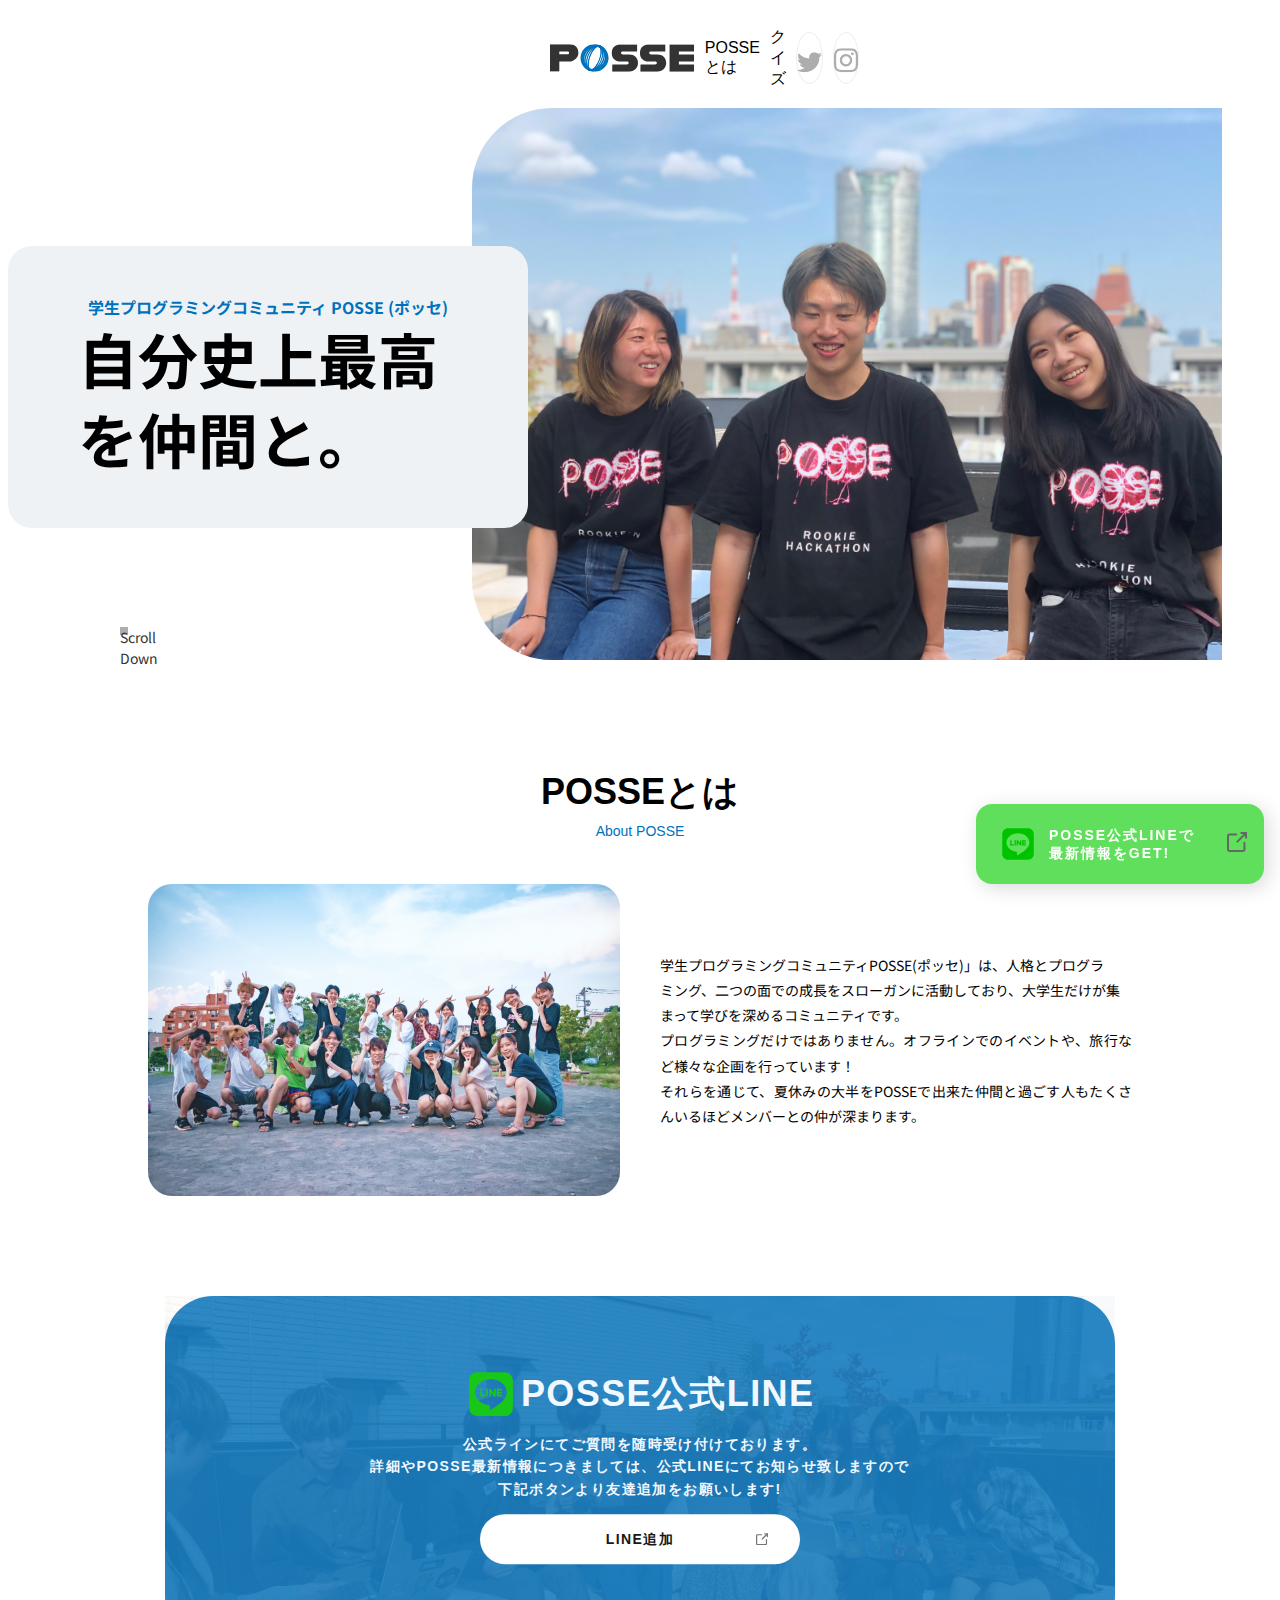
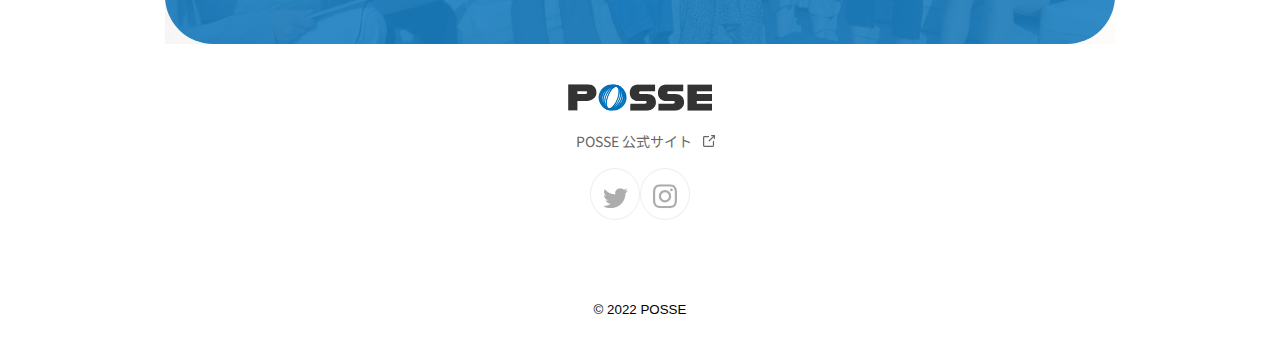
<file: toppage/index.html>
<!DOCTYPE html>
<html lang="ja">

<head>
  <meta charset="UTF-8">
  <meta http-equiv="X-UA-Compatible" content="IE=edge">
  <meta name="viewport" content="width=device-width, initial-scale=1.0">
  <title></title>
  <link rel="stylesheet" href="./style.css">
  <link rel="preconnect" href="https://fonts.googleapis.com">
  <link rel="preconnect" href="https://fonts.gstatic.com" crossorigin>
  <link href="https://fonts.googleapis.com/css2?family=Noto+Sans+JP:wght@100;400&family=Roboto:ital,wght@1,100&display=swap" rel="stylesheet">
  <div class="burner-top">
    <a href="#" class="burner">
      <img class="line-line" src="icon-line.svg">
      <span>
        POSSE公式LINEで<br>最新情報をGET!
      </span>
      <img class="line-link"src="icon-link-gray-dark.svg">
    </a>
  </div> 
</head>

<body>
  <header>
    <div class="headerInner">
      <div class="logo">
        <img src="logo.svg">
      </div>
      <div>
        POSSEとは
      </div>
      <div>
        クイズ
      </div>
      <div class="sns">
        <img src="icon-twitter.svg">
      </div>
      <div class="sns">
        <img src="icon-instagram.svg">
      </div>
    </div>
  </header>

  <main>
    <div class="mainInner">
      <div class="line-pic">
        <p>学生プログラミングコミュニティ POSSE (ポッセ)
        </p>
        <h1>
        自分史上最高<br>を仲間と。
        </h1>
      </div>
      <div>
        <img class="img-hero" src="img-hero.jpg">
      </div>
      <small>
        Scroll Down
      </small>
    </div>

    <section class="about-wrapper">
      <div class="about-title">
        <h2>
          POSSEとは
        </h2>
        <p>
          About POSSE
        </p>
      </div>
      <div class="about-content">
        <div class="about-img">
          <img class="" src="img-about.jpg">
        </div>
        <p class="about-text">
          学生プログラミングコミュニティPOSSE(ポッセ)」は、人格とプログラ<br>ミング、二つの面での成長をスローガンに活動しており、大学生だけが集<br>まって学びを深めるコミュニティです。<br>プログラミングだけではありません。オフラインでのイベントや、旅行など様々な企画を行っています！<br>それらを通じて、夏休みの大半をPOSSEで出来た仲間と過ごす人もたくさんいるほどメンバーとの仲が深まります。
        </p>
      </div>
    </section>

    <div class="line-container">
      <div>
        <img src="bg-line.jpg" class="bg-line" width="984" height="357">
      </div>
      <div class="line-texts">
        <div>
          <img class="icon-line" src="icon-line.svg" width="50" height="50" />
          <span class="text">
            POSSE公式LINE
          </span>
        </div>
        <div>
          <p>
            公式ラインにてご質問を随時受け付けております。<br>詳細やPOSSE最新情報につきましては、公式LINEにてお知らせ致しますので<br>下記ボタンより友達追加をお願いします!
          </p>
        </div>
        <div>
          <a href="#" class="btn">
          <span class="line-add-link">LINE追加</span>
          <img class="line-add-img"src="icon-link-gray-dark.svg" width="12" height="12">
          </a>
        </div> 
      </div>
    </div>
  </main>

<footer>
    <div class="footer">
      <div>
        <img class="link" src="logo.svg" width="225" height="38">
      </div>
      <div class="official-link">
        <p>
          POSSE 公式サイト
        </p>
        <img class="" src="icon-link-gray-dark.svg" width="12" height="12">
      </div>
      <div class="snsInner">
        <div class="sns">
          <img src="icon-twitter.svg">
        </div>
        <div class="sns">
          <img src="icon-instagram.svg">
        </div>
      </div>
    </div>
    </div>
  <div class="footerInner">
    <small>&copy; 2022 POSSE</small>
  </div>
</footer>
</body>



</html>
</file>
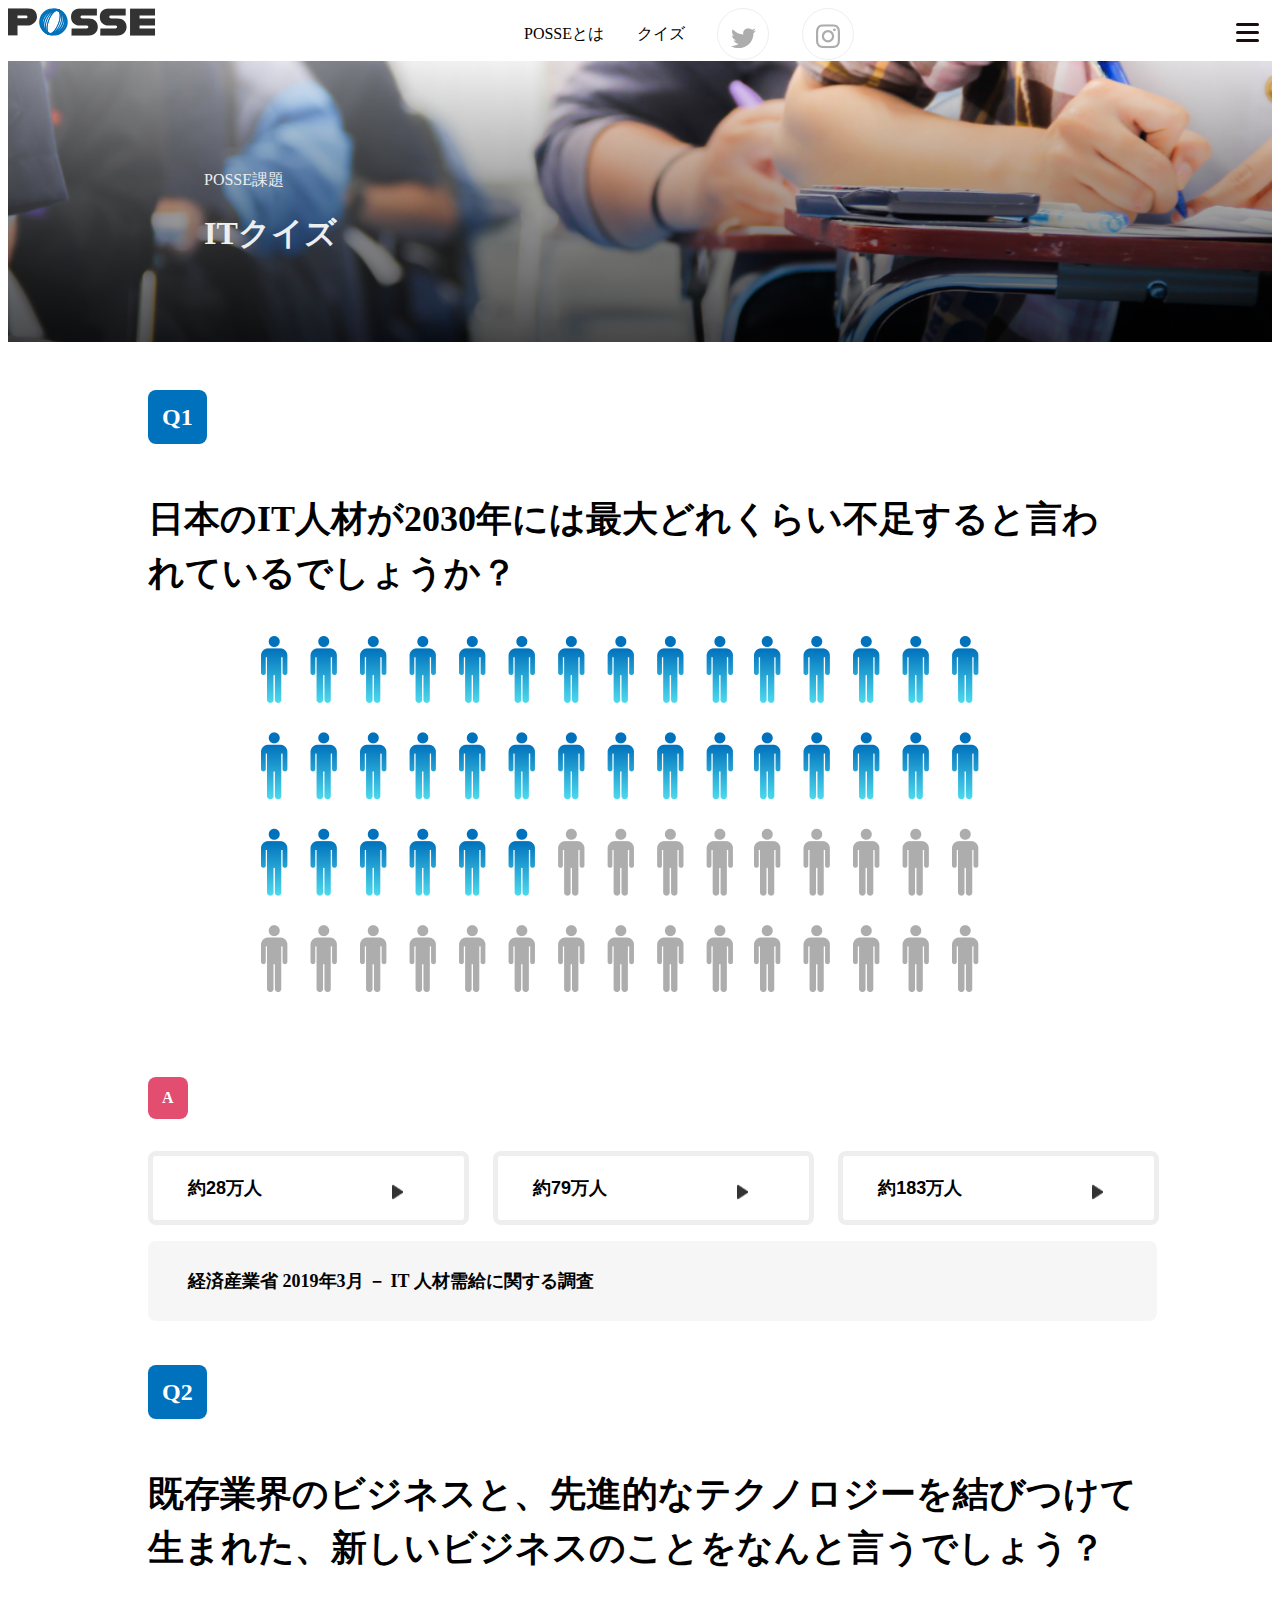
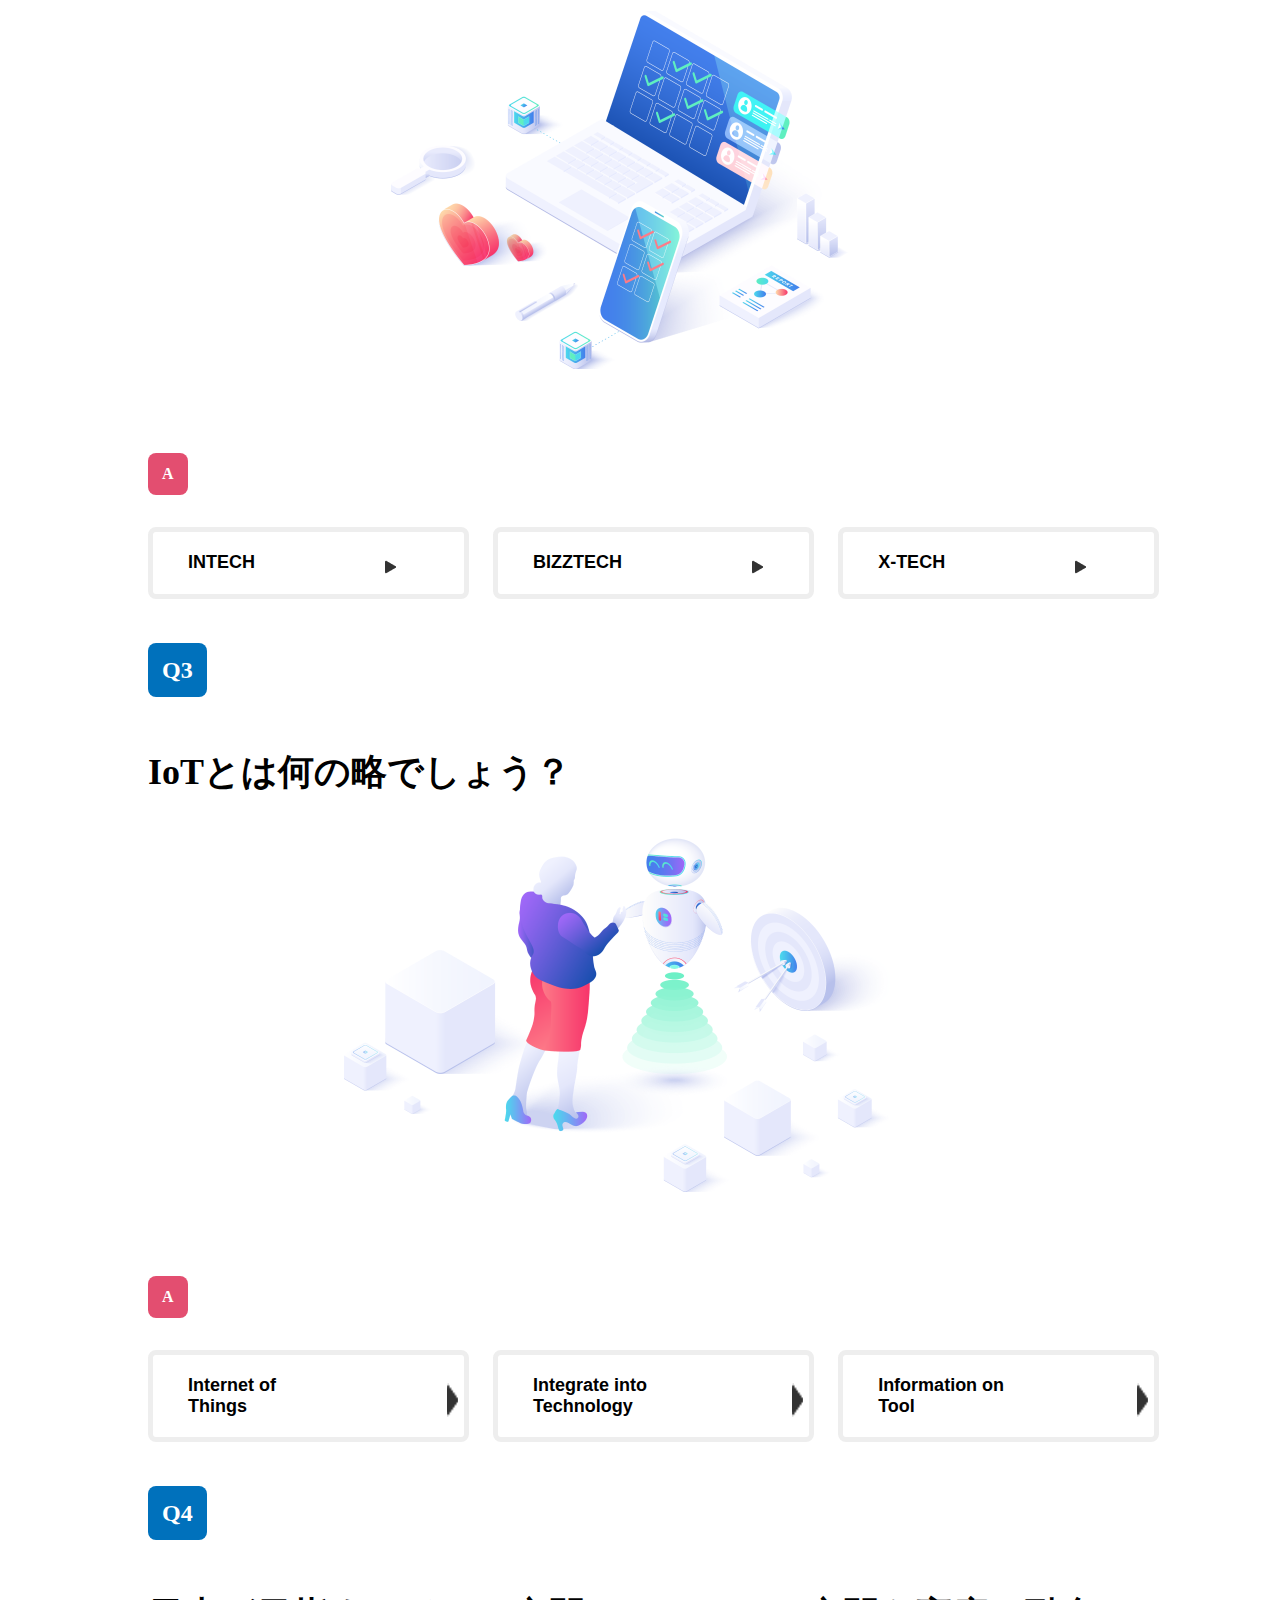
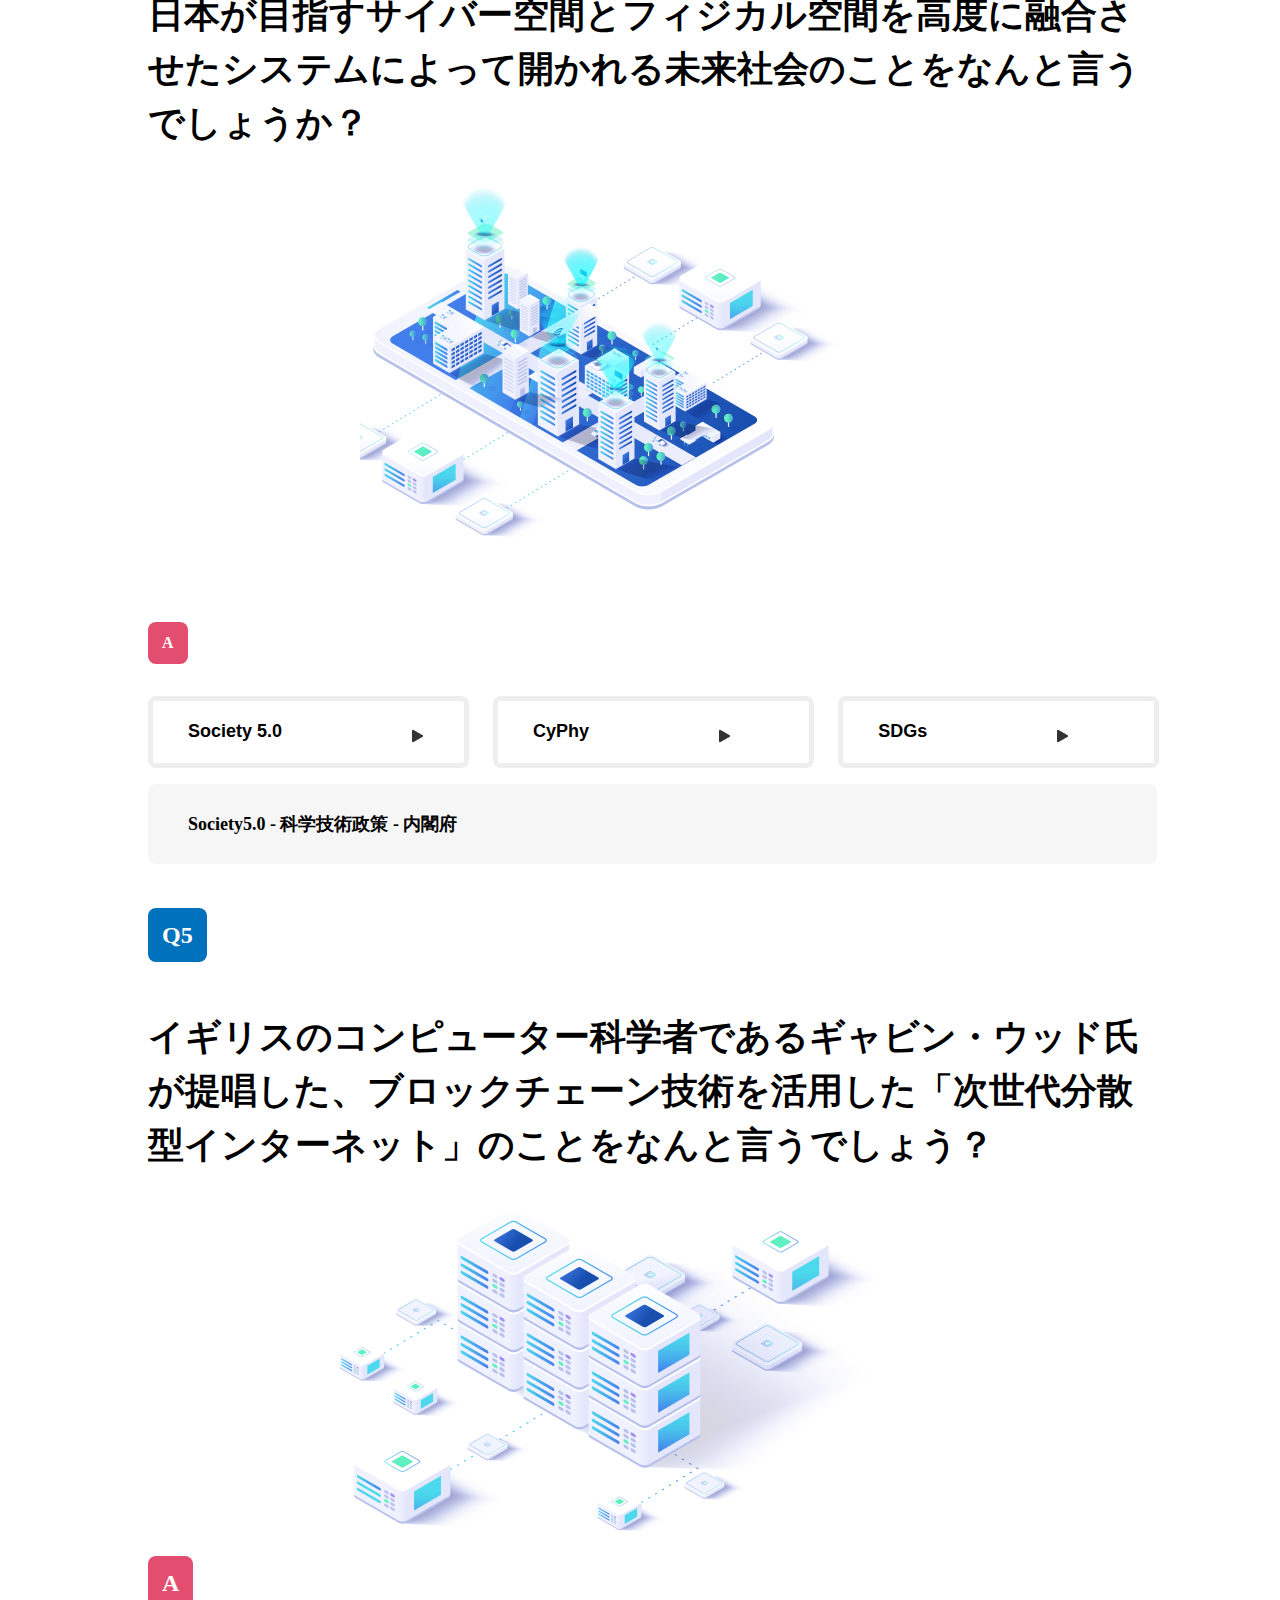
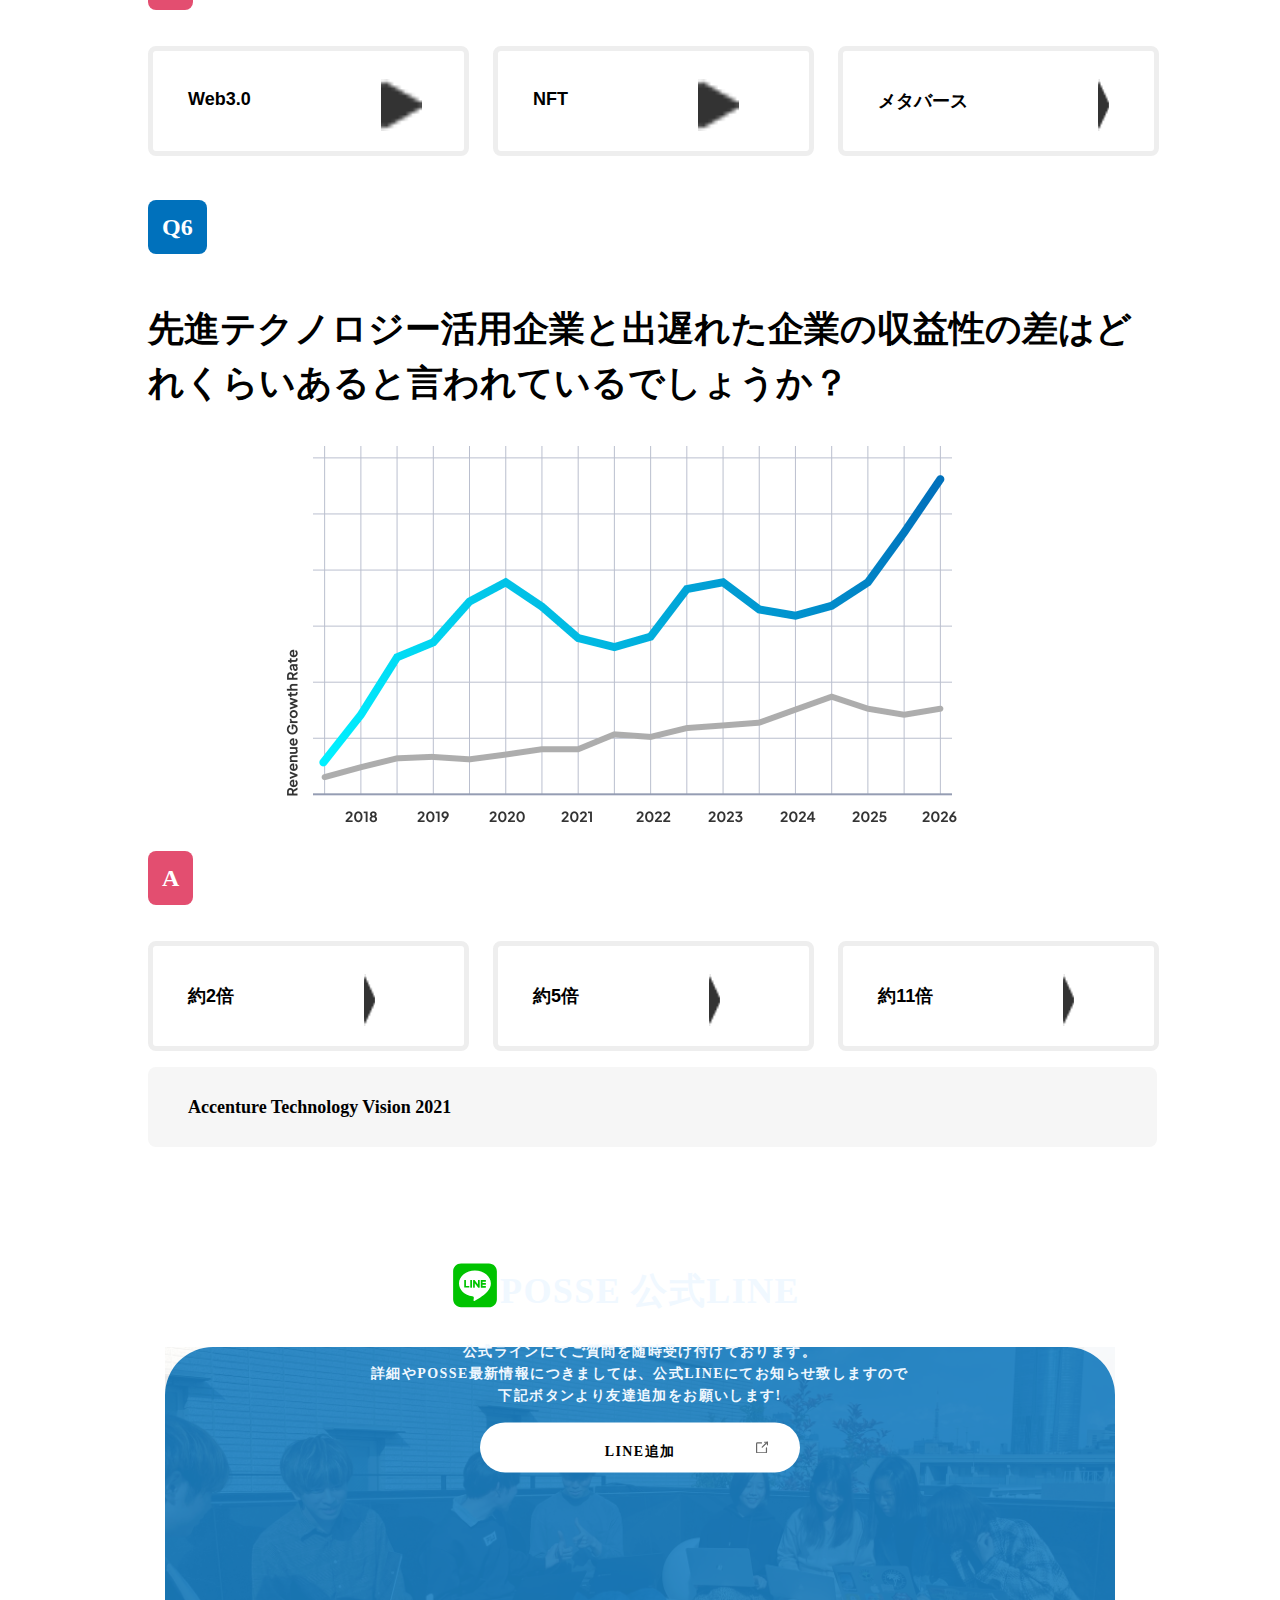
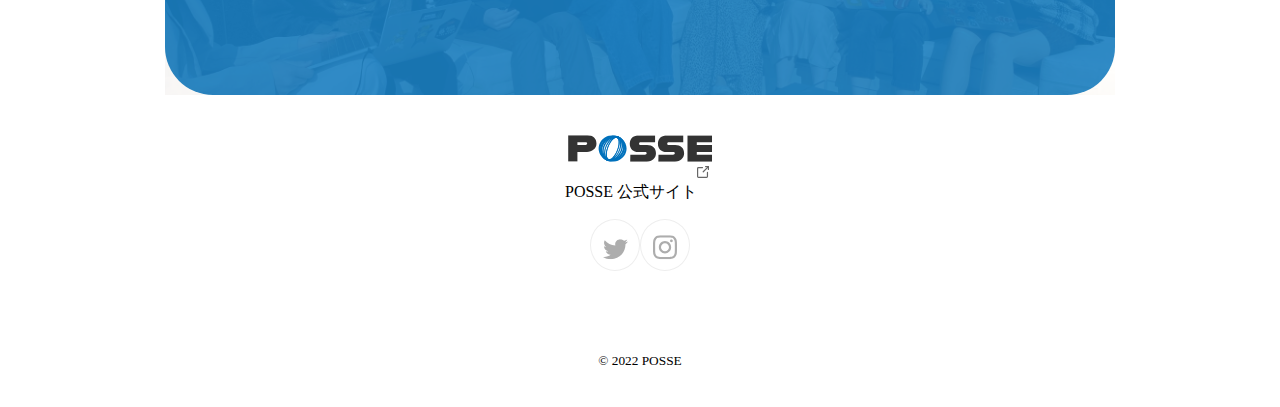
<file: quizpage/index-quiz.html>
<!DOCTYPE html>
<html lang="ja">

<head>
  <meta charset="UTF-8">
  <meta http-equiv="X-UA-Compatible" content="IE=edge">
  <meta name="viewport" content="width=device-width, initial-scale=1.0">
  <title>ITクイズ | POSSE 初めてのWeb制作</title>
  <!-- スタイルシート読み込み -->
  <link rel="stylesheet" href="./style.css">
  <!-- Google Fonts読み込み -->
  <link rel="preconnect" href="https://fonts.googleapis.com">
  <link rel="preconnect" href="https://fonts.gstatic.com" crossorigin>
  <link
    href="https://fonts.googleapis.com/css2?family=Noto+Sans+JP:wght@400;700&family=Plus+Jakarta+Sans:wght@400;700&display=swap"
    rel="stylesheet">
  <script src="./sample.js" defer></script>
  <link rel="stylesheet" href="./hamburger.css">
</head>

<body>
  <header class="header">
    <div>
      <img src="logo.svg" alt="POSSE">
    </div>
    <div class="header-p">
      <p>POSSEとは</p>
      <p>クイズ</p>
      <div class="sns">
        <img src="icon-twitter.svg">
      </div>
      <div class="sns">
        <img src="icon-instagram.svg">
      </div>
    </div>
    <div class="openbtn"><span></span><span></span><span></span></div>
  </header>


  <main>
    <div>
      <img class="pic-top" src="bg-hero.jpg" alt="top">
    </div>
    <div class="tex-top">
      <p class="">POSSE課題</p>
      <h1 class="">ITクイズ</h1>
    </div>

    <div class="">
      <section class="js-quiz" data-quiz="0">
        <div class="">
          <h2 class="">
            <p class="que">Q1</p>
            <p class="tex">日本のIT人材が2030年には最大どれくらい不足すると言わ<br>れているでしょうか？</p>
          </h2>
          <img class="pic" src="img-quiz01.png" alt="">
        </div>
        <div class="ans">
          <p class="ansA">A</p>
          <ul class="list">
            <li class="">
              <button class="js-answer button" date-answer="0">約28万人
              <img class="arrow" src="Polygon 1.png">
              </button>
            </li>
            <li>
              <button class="js-answer button" date-answer="1">約79万人
              <img class="arrow" src="Polygon 1.png">
              </button>
            </li>
            <li class="">
              <button class="js-answer button" date-answer="2">約183万人
              <img class="arrow" src="Polygon 1.png">
              </button>
            </li>
          </ul>
        </div>
        <div class="box-answer js-answerBox">
          <p class="box-answer-title js-answerTitle"></p>
          <p class="box-answer-content">
            <span class="box-answer-content-label">A</span>
            <span class="js-answerText"></span>
          </p>
        </div>
        <cite class="note">
          <i class="u-icon__note"></i>経済産業省 2019年3月 － IT 人材需給に関する調査
        </cite>
      </section>
    </div>

    <div class="">
      <section class="">
        <div class="">
          <h2 class="">
            <p class="que">Q2</p>
            <p class="tex">
              既存業界のビジネスと、先進的なテクノロジーを結びつけて<br>生まれた、新しいビジネスのことをなんと言うでしょう？</p>
          </h2>
          <img class="pic" src="img-quiz02.png" alt="Q2">
        </div>
        <div class="ans">
          <p class="ansA">A</p>
          <ul class="list">
            <li class="">
              <button class="js-answer button" date-answer="0">INTECH
              <img class="arrow" src="Polygon 1.png">
              </button>
            </li>
            <li>
              <button class="js-answer button" date-answer="1">BIZZTECH
              <img class="arrow" src="Polygon 1.png">
              </button>
            </li>
            <li class="">
              <button class="js-answer button" date-answer="2">X-TECH
              <img class="arrow" src="Polygon 1.png">
              </button>
            </li>
          </ul>
          <div class="box-answer js-answerBox">
            <p class="box-answer-title js-answerTitle"></p>
            <p class="box-answer-content">
              <span class="box-answer-content-label">A</span>
              <span class="js-answerText"></span>
            </p>
          </div>
        </div>
      </section>
    </div>

    <div class="">
      <section class="">
        <div class="">
          <h2 class="">
            <p class="que">Q3</p>
            <p class="tex">IoTとは何の略でしょう？</p>
          </h2>
          <img class="pic" src="img-quiz03.png" alt="Q3">
        </div>
        <div class="ans">
          <p class="ansA">A</p>
          <ul class="list">
            <li class="">
              <button class="js-answer button" date-answer="0">Internet of Things
              <img class="arrow" src="Polygon 1.png">
              </button>
            </li>
            <li>
              <button class="js-answer button" date-answer="1">Integrate into Technology
              <img class="arrow" src="Polygon 1.png">
              </button>
            </li>
            <li class="">
              <button class="js-answer button" date-answer="2">Information on Tool
              <img class="arrow" src="Polygon 1.png">
              </button>
            </li>
          </ul>
        </div>
        <div class="box-answer js-answerBox">
          <p class="box-answer-title js-answerTitle"></p>
          <p class="box-answer-content">
            <span class="box-answer-content-label">A</span>
            <span class="js-answerText"></span>
          </p>
        </div>
      </section>
    </div>

    <div class="">
      <section class="">
        <div class="">
          <h2 class="">
            <p class="que">Q4</p>
            <p class="tex">
            日本が目指すサイバー空間とフィジカル空間を高度に融合さ<br>せたシステムによって開かれる未来社会のことをなんと言う<br>でしょうか？
            </p>
          </h2>
          <img class="pic" src="img-quiz04.png" alt="Q4">
        </div>
        <div class="ans">
          <p class="ansA">A</p>
          <ul class="list">
            <li class="">
              <button class="js-answer button" date-answer="0">Society 5.0
              <img class="arrow" src="Polygon 1.png">
              </button>
            </li>
            <li>
              <button class="js-answer button" date-answer="1">CyPhy
              <img class="arrow" src="Polygon 1.png">
              </button>
            </li>
            <li class="">
              <button class="js-answer button" date-answer="2">SDGs
              <img class="arrow" src="Polygon 1.png">
              </button>
            </li>
          </ul>
        </div>
        <div class="box-answer js-answerBox">
          <p class="box-answer-title js-answerTitle"></p>
          <p class="box-answer-content">
            <span class="box-answer-content-label">A</span>
            <span class="js-answerText"></span>
          </p>
        </div>
        <cite class="note">
          <i class="u-icon__note"></i>Society5.0 - 科学技術政策 - 内閣府
        </cite>
      </section>
    </div>

    <div class="">
      <section class="">
        <div class="">
          <h2 class="">
            <p class="que">Q5</p>
            <p class="tex">
            イギリスのコンピューター科学者であるギャビン・ウッド氏<br>が提唱した、ブロックチェーン技術を活用した「次世代分散<br>型インターネット」のことをなんと言うでしょう？
            </p>
          </h2>
          <img class="pic" src="img-quiz05.png" alt="Q5">
        </div>
        <h2 class="ansA">A</h2>
        <ul class="list">
          <button class="button js-answer">
            <p class="">Web3.0</p>
            <img class="arrow" src="Polygon 1.png">
          </button>
          <button class="button js-answer">
            <p class="">NFT</p>
            <img class="arrow" src="Polygon 1.png">
          </button>
          <button class="button js-answer">
            <p class="">メタバース</p>
            <img class="arrow" src="Polygon 1.png">
          </button>
        </ul>
      </section>
    </div>

    <div class="">
      <section class="">
        <div class="">
          <h2 class="">
            <p class="que">Q6</p>
            <p class="tex">
              先進テクノロジー活用企業と出遅れた企業の収益性の差はど<br>れくらいあると言われているでしょうか？
            </p>
          </h2>
          <img class="pic" src="img-quiz06.png" alt="Q6">
        </div>
        <h2 class="ansA">A</h2>
        <ul class="list">
          <button class="button js-answer">
            <p class="">約2倍</p>
            <img class="arrow" src="Polygon 1.png">
          </button>
          <button class="button js-answer">
            <p class="">約5倍</p>
            <img class="arrow" src="Polygon 1.png">
          </button>
          <button class="button js-answer">
            <p class="">約11倍</p>
            <img class="arrow" src="Polygon 1.png">
          </button>
        </ul>
        <cite class="note">
          <i class="u-icon__note"></i>Accenture Technology Vision 2021
        </cite>
      </section>
    </div>

    <div>
      <div class="pic-pos">
        <img class="pic-pos-b" src="bg-line.jpg" alt="back">
      </div>
      <div class="tex-pos">
        <div class="two-lin">
          <img class="pic-lin" src="icon-line.svg" alt="line">
          <h1 class="tex-lin">POSSE 公式LINE</h1>
        </div>
        <div>
          <p class=>
            公式ラインにてご質問を随時受け付けております。<br>詳細やPOSSE最新情報につきましては、公式LINEにてお知らせ致しますので<br>下記ボタンより友達追加をお願いします!
          </p>
        </div>
        <div>
          <a href="#" class="btn">
          <span class="tex-btn">LINE追加</span>
          <img class="pic-btn"src="icon-link-gray-dark.svg">
          </a>
        </div> 
      </div>
    </div>
  </main>

  <footer>
    <div class="footer">
      <div>
        <img class="log" src="logo.svg">
      </div>
      <div class="ofi">
        <p>POSSE 公式サイト</p>
        <img class="pic-ofi" src="icon-link-gray-dark.svg">
      </div>
      <div class="two-sns">
        <div class="sns">
          <img src="icon-twitter.svg">
        </div>
        <div class="sns">
          <img src="icon-instagram.svg">
        </div>
      </div>
    </div>
    <div class="cop">
      <small>&copy; 2022 POSSE</small>
    </div>
  </footer>
  <script src="https://code.jquery.com/jquery-3.4.1.min.js" integrity="sha256-CSXorXvZcTkaix6Yvo6HppcZGetbYMGWSFlBw8HfCJo=" crossorigin="anonymous"></script>
<!--自作のJS-->
<script src="./hamburger.js"></script>
</body>

</html>
</file>
<file: toppage/style.css>
.headerInner{
  max-width: 200px;
  height: 100px;
  margin: auto;
  display: flex;
  align-items: center;
  width: 100%;
}

.headerInner div{
  margin-left: 10px
}

.burner{
  width: 288px;
  height: 80px;
  right: 16px;
  bottom: 16px;
  background: #5FDF5B;
  box-shadow: 4px 4px 20px rgba(0, 0, 0, 0.15);
  border-radius: 16px;
  position: fixed;
  z-index: 100;
}

.line-line{
  position: absolute;
  width: 36px;
  height: 36px;
  left: 24px;
  top: 22px;
}

.line-link{
  position: absolute;
  left: 12%;
  right: 8.7%;
  top: 35%;
  bottom: 0%;
}

.burner span{
  position: absolute;
  width: 200px;
  height: 36px;
  left: 73px;
  top: 22px;
  font-weight: 700;
  font-size: 14px;
  line-height: 130%;
  letter-spacing: 0.14em;
  color: #FFFFFF;
}

.line-link{
  margin-left: 75%;
}

.logo{
  margin-right:auto;
  height: 27.4px;
}

.sns{
  text-align: center;
  width: 50px;
  height: 50px;
  border: 1px solid #eee;
  border-radius: 50%;
  line-height: 70px;
  vertical-align: bottom;
}

.snsInner{
  display: flex;
  width: 100px;
  margin: 0 auto;
}

.logo img{
  height: 100%;
}

.mainInner{
  position: relative;
  display: flex;
  align-items: center;
  justify-content: space-between;
  margin: 0 auto;
  max-width: 1280px;
  font-family: 'Noto Sans JP';
  font-style: normal;
}

.line-pic{
  width: 500px;
  display: inline-block;
  background-color: #eff2f5;
  padding: 50px 10px;
  border-radius: 24px;
  text-align: center;
  white-space: nowrap;
  z-index: 2;
}

.line-pic p {
  margin: 0;
  line-height: 22px;
  color: #0071bc;
  font-weight: bold;
}

.line-pic h1 {
  margin: 0;
  padding: 0 60px;
  font-size: 60px;
  line-height: 80px;
  text-align: start;
}

.img-hero {
  display: inline-block;
  width: 750px;
  height: 552px;
  margin-left: -800px;
  z-index: 1;
  margin-top: 0;
  margin-bottom: 0;
  margin-right: calc(50% - 50vw);
  border-radius: 80px 0 0 80px;
  object-fit: cover;
}

.mainInner small{
  position: absolute;
  width: 88px;
  height: 21px;
  left: 126px;
  bottom: 24px;
  font-weight: 400;
  font-size: 14px;
  line-height: 150%;
  color: #333333;

  width: 8px;
  height: 8px;
  left: 112px;
  bottom: 30px;
  background: #ADADAD;
}

.about-wrapper {
  margin: 100px auto;
  max-width: 984px;
  padding: 0 24px;
}

.about-title {
  text-align: center;
}

.about-title h2 {
  margin: 0;
  font-size: 36px;
  line-height: 54px;
}

.about-title p {
  margin: 0;
  font-size: 14px;
  line-height: 25.2px;
  color: #0071bc;
}

.about-content {
  margin-top: 40px;
  width: 100%;
  display: flex;
  justify-content: space-between;
}

.about-img {
  margin: 0;
  max-width: 472px;
  max-height: 312px;
  width: 50%;
  height: 100%;
  margin-right: 40px;
}

.about-img img {
  width: 100%;
  height: 100%;
  border-radius: 24px;
  object-fit: cover;
}

.about-text {
  max-width: 472px;
  width: 50%;
  margin: auto;
  width: 472px;
  height: 175px;
  font-family: 'Noto Sans JP';
  font-style: normal;
  font-weight: 400;
  font-size: 14px;
  line-height: 180%;
  text-align: justify;
}

.bg-line{
  width: 100%;
  height: 100%;
  vertical-align: top;
  opacity: 0.1;
  display:block;
}

.line-container{
  position: relative;
  background:#0071BC;
  display:inline-block;
  mix-blend-mode: normal;
  opacity: 0.9;
  border-radius: 48px;
  width: 950px;
  margin: auto;
  display: flex;
  justify-content: space-between;
}

.icon-line{
  left: 33.23%;
  right: 62.7%;
  top: 22.63%;
  bottom: 66.2%;
  display: inline-block;
  vertical-align: middle;
}

.text{
font-weight: 700;
font-size: 36px;
vertical-align: middle;
}

.line-texts{
text-align: center;
position: absolute;
top: 50%;
left: 50%;
transform: translate(-50%, -50%);
color: aliceblue;
font-weight: 700;
font-size: 14px;
line-height: 160%;
letter-spacing: 0.1em;
width: 700px;
}

div{
  display: block;
}

.footerInner{
  text-align: center;
  margin-top: 50px;
  padding: 30px;
}

.link{
  margin: 40px;
  margin-bottom: 0px;
  height: 27.4px
}

body{
  font-family:sans-serif;
}

.footer{
  text-align: center;
}

.line-add-link{
  position: absolute;
  top: 50%;
  left: 50%;
  transform: translate(-50%, -50%);
  display: inline-block;
  color: black;
}

a {
  text-decoration:none; 
}

.btn{
  position: relative;
  width: 320px;
  height: 50px;
  background-color: white;
  display: inline-block;
  border-radius: 98px;
}

.line-add-img{
  position: absolute;
  right: 10%;
  top: 50%;
  transform: translateY(-50%);
}

.official-link{
  margin: auto;
  width: 150px;
  display: flex;
}

.official-link img{
  margin: 20px 0px;
}

.official-link p{
  text-decoration: none;
  color: #666;
  font-family: 'Noto Sans JP';
  font-style: normal;
  font-weight: 400;
  font-size: 14px;
  line-height: 180%;
  width: 200px;
}
</file>
<file: quizpage/hamburger.css>
/* @media screen and (min-width: 769px) {
  .openbtn{
    display: none;
  }
} */

/*ボタン外側※レイアウトによってpositionや形状は適宜変更してください*/
.openbtn{
	/*ボタン内側の基点となるためrelativeを指定。
追従するナビゲーションの場合はfixed＋top、rightといった位置をセットで指定*/
	position: relative;
	cursor: pointer;
    width: 50px;
    height:50px;
}

/*ボタン内側*/
.openbtn span{
    display: inline-block;
    transition: all .4s;/*アニメーションの設定*/
    position: absolute;
    left: 14px;
    height: 3px;
    border-radius: 2px;
	background: rgb(25, 13, 13);
    width: 45%;
}

.openbtn span:nth-of-type(1) {
	top:15px;	
}

.openbtn span:nth-of-type(2) {
	top:23px;
}

.openbtn span:nth-of-type(3) {
	top:31px;
}

/*activeクラスが付与されると線が回転して×に*/

.openbtn.active span:nth-of-type(1) {
    top: 18px;
    left: 18px;
    transform: translateY(6px) rotate(-45deg);
    width: 30%;
}

.openbtn.active span:nth-of-type(2) {
	opacity: 0;/*真ん中の線は透過*/
}

.openbtn.active span:nth-of-type(3){
    top: 30px;
    left: 18px;
    transform: translateY(-6px) rotate(45deg);
    width: 30%;
}
</file>
<file: quizpage/style.css>
::before,
::after {
  border-style: solid;
  border-width: 0;
  box-sizing: border-box;
}

button,
[type=button],
[type=reset],
[type=submit] {
  cursor: pointer;
}

button:disabled,
[type=button]:disabled,
[type=reset]:disabled,
[type=submit]:disabled {
  cursor: default;
}

.header{
  display: flex;
  justify-content: space-between;
}

.header-p{
  display: flex;
  justify-content: space-between;
  width: 330px;
}

.sns{
  text-align: center;
  width: 50px;
  height: 50px;
  border: 1px solid #eee;
  border-radius: 50%;
  line-height: 70px;
  vertical-align: bottom;
}

.pic-top{
  position: relative;
  width: 100%;
}

.tex-top{
  position: absolute;
  top: 154px;
  left: 204px;
  color: #eee;
}

.que{
  background-color: #0071bc;
  border-radius: 8px;
  color: #fff;
  display: inline-block;
  font-weight: bold;
  line-height: 1.5;
  padding: 9px 14px;
  margin-left: 140px;
}

.tex{
  font-size: 36px;
  font-weight: bold;
  line-height: 1.5;
  margin-top: 24px;
  margin-left: 140px;
}

.pic{
  margin-left: 20%;
  max-width: 718px;
}

.ans{
  margin-top: 64px;
}

.ansA{
  background-color: #e34e70;
  border-radius: 8px;
  color: #fff;
  display: inline-block;
  font-weight: bold;
  line-height: 1.5;
  padding: 9px 14px;
  margin-left: 140px;
}

.list{
  -ms-grid-columns: (1fr)[3];
  display: -ms-grid;
  display: grid;
  gap: 24px;
  grid-template-columns: repeat(3, 1fr);
  margin-top: 16px;
  margin-left: 100px;
  width: 80%;
  list-style:none;
}

.button{
  border: solid 5px #eee;
  border-radius: 8px;
  display: flex;
  font-size: 18px;
  font-weight: bold;
  padding-left: 35px;
  padding-top: 20px;
  padding-bottom: 20px;
  text-align: left;
  width: 100%;
  margin-left: auto;
  background: #FFFFFF;
}

.arrow{
  margin-top: 8px;
  margin-left: 130px;
  cursor: pointer;
}

.arrow-hide{
  display: none;
}

.note{
  align-items: center;
  background-color: #f6f6f6;
  border-radius: 8px;
  display: block;
  display: flex;
  font-size: 18px;
  font-style: normal;
  font-weight: bold;
  gap: 16px;
  line-height: 1.8;
  margin-top: 16px;
  padding: 24px;
  margin-left: 140px;
  width: 76%;
}

/* .button .u-icon__arrow {
  font-size: 16px;
  margin-left: auto;
} */
.button:disabled .u-icon__arrow {
  display: none;
}
.is-selected {
  background-color: #eff2f5;
  border-color: #0071bc;
  color: #0071bc;

}
.button.is-selected .u-icon__arrow {
  display: none;
}

/* .u-icon__arrow:before {
  content: "\e903";
} */

.box-answer{
  /* background-color: #fff2f5; */
  border-radius: 8px;
  display: none;
  margin-top: 30px;
  margin-left: 140px;
  padding: 24px 40px;
  width: 73%;
}

.box-answer-title{
  font-size: 24px;
  font-weight: bold;
  letter-spacing: 0.05em;
  line-height: 1.5;
}

.is-correct .box-answer-title {
  color: #e34e70;
  display: block;
}

.is-incorrect {
  display: block;
  background-color: #eff2f5;
}

.is-correct{
  display: block;
  background-color: #fff2f5;
}

.is-incorrect .box-answer-title {
  color: #0071bc;
}

.box-answer-content{
  align-items: baseline;
  display: flex;
  font-size: 18px;
  font-weight: bold;
  gap: 18px;
  line-height: 1.8;
  margin-top: 16px;
}

.box-answer-content-label{
  font-size: 24px;
}



/*全体*/
.hidden_box {
  margin: 2em 0;/*前後の余白*/
  padding: 0;
}

/*ボタン装飾*/
.hidden_box label {
  padding: 15px;
  font-weight: bold;
  border: solid 2px black;
  cursor :pointer;
}

/*ボタンホバー時*/
.hidden_box label:hover {
  background: #efefef;
}

/*チェックは見えなくする*/
.hidden_box input {
  display: none;
}

/*中身を非表示にしておく*/
.hidden_box .hidden_show {
  height: 0;
  padding: 0;
  overflow: hidden;
  opacity: 0;
  transition: 0.8s;
}

/*クリックで中身表示*/
.hidden_box input:checked ~ .hidden_show {
  padding: 10px 0;
  height: auto;
  opacity: 1;
}

.pic-pos{
  position: relative;
  background:#0071BC;
  display:inline-block;
  mix-blend-mode: normal;
  opacity: 0.9;
  border-radius: 48px;
  width: 950px;
  margin: auto;
  margin-top: 200px;
  display: flex;
  justify-content: space-between;
}

.pic-pos-b{
  width: 100%;
  height: 100%;
  vertical-align: top;
  opacity: 0.1;
  display:block;
}

.tex-pos{
  text-align: center;
  position: absolute;
  top: 5970px;
  left: 50%;
  transform: translate(-50%, -50%);
  color: aliceblue;
  font-weight: 700;
  font-size: 14px;
  line-height: 160%;
  letter-spacing: 0.1em;
  width: 700px;
}

.two-lin{
  display: flex;
  padding-left: 160px;
}

.pic-lin{
  width: 50px;
  height: 50px;
  left: 33.23%;
  right: 62.7%;
  top: 22.63%;
  bottom: 66.2%;
  display: inline-block;
  vertical-align: middle;
  margin-top: 400px;
}


.tex-lin{
  font-weight: 700;
  font-size: 36px;
  vertical-align: middle;
  margin-top: 420px;
}

.btn{
  position: relative;
  width: 320px;
  height: 50px;
  background-color: white;
  display: inline-block;
  border-radius: 98px;
}

.tex-btn{
  width: 100px;
  height: 12px;
  position: absolute;
  top: 50%;
  left: 50%;
  transform: translate(-50%, -50%);
  display: inline-block;
  color: black;
}

.pic-btn{
  width: 12px;
  height: 12px;
  position: absolute;
  right: 10%;
  top: 50%;
  transform: translateY(-50%);
}

.footer{
  text-align: center;
}

.log{
  width: 225px;
  height: 38px;
  margin: 40px;
  margin-bottom: 0px;
  height: 27.4px
}

.ofi{
  margin: auto;
  width: 150px;
  display: flex;
}

.pic-ofi{
  width: 12px;
  height: 12px;
}

.two-sns{
  display: flex;
  width: 100px;
  margin: 0 auto;
}

.cop{
  text-align: center;
  margin-top: 50px;
  padding: 30px;
}
</file>
